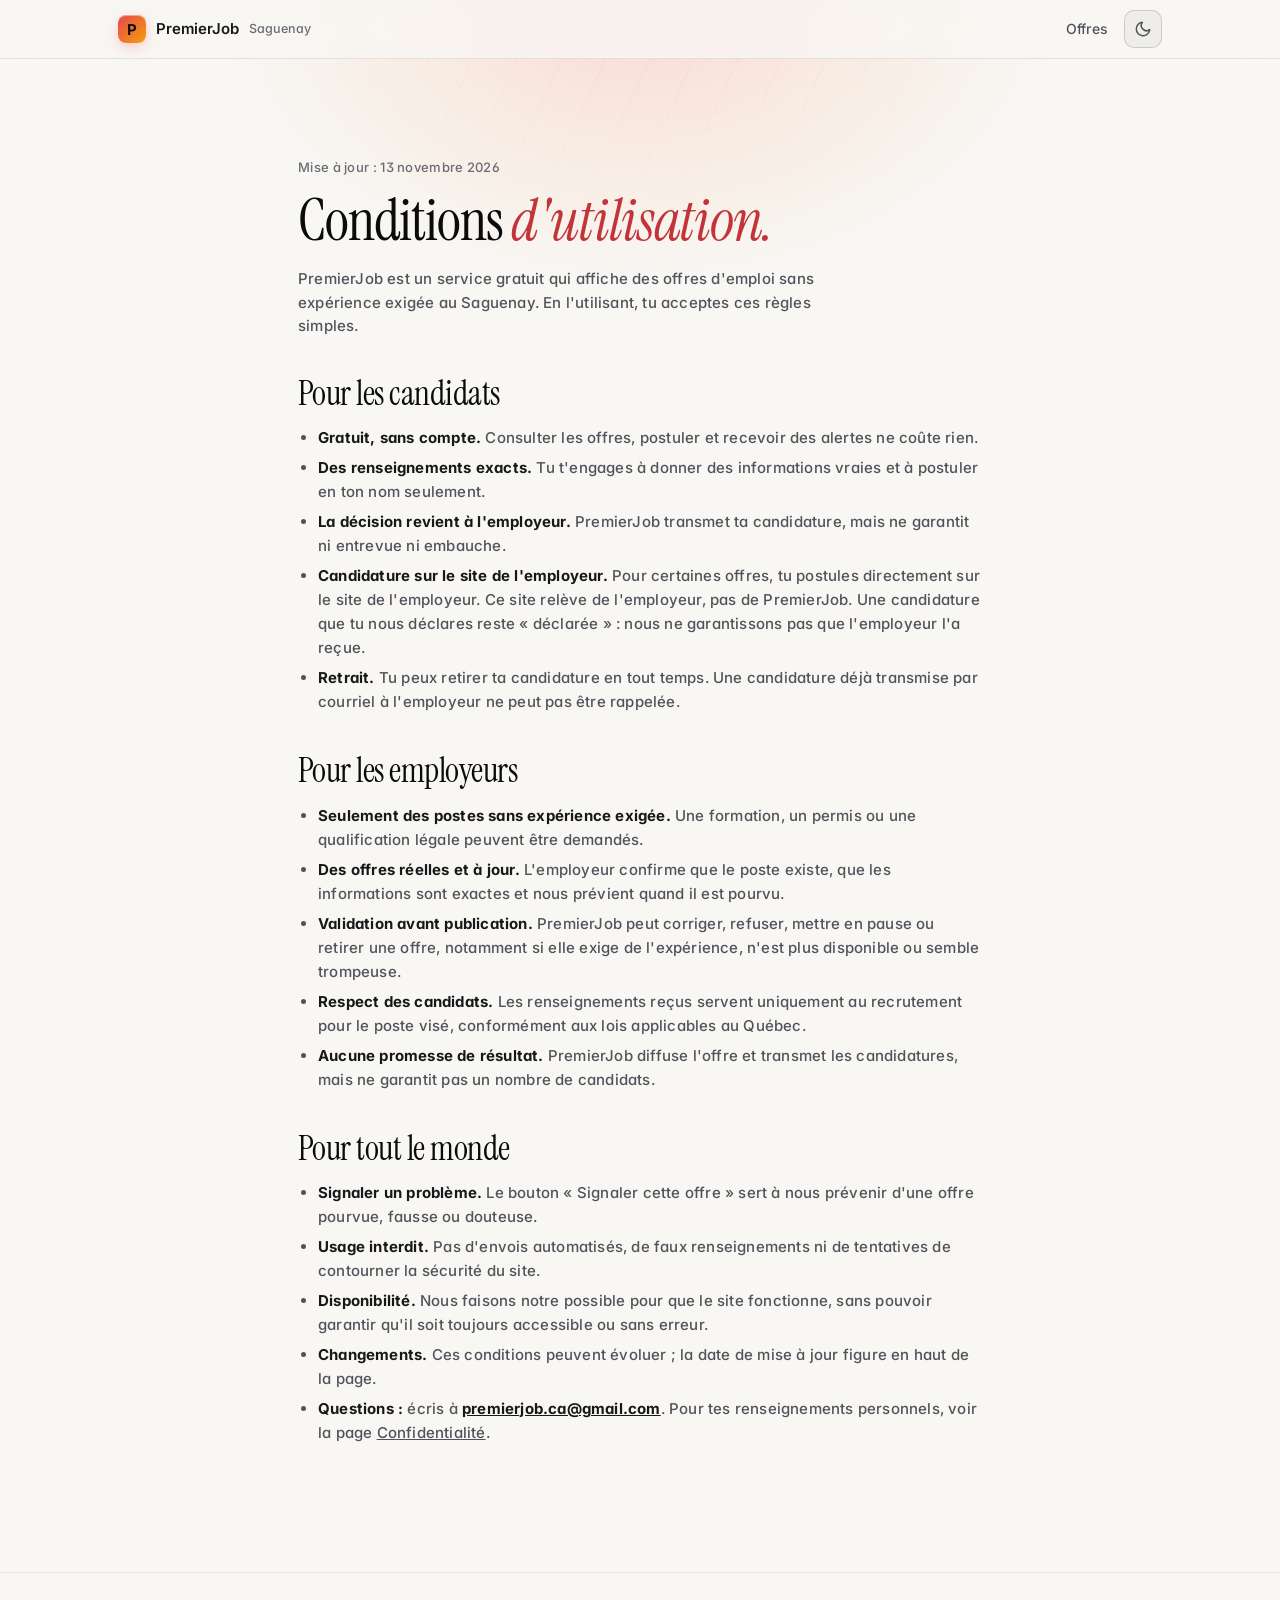
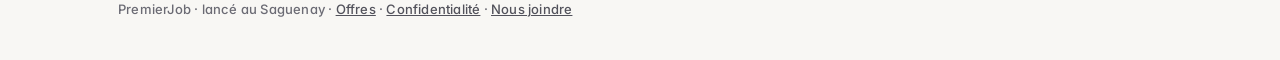
<file: premierjob-saas/premierjob-saas/site/conditions.html>
<!DOCTYPE html>
<html lang="fr-CA">
<head>
<meta charset="utf-8">
<meta name="viewport" content="width=device-width, initial-scale=1, viewport-fit=cover">
<meta name="theme-color" content="#f8f7f4">
<title>Conditions d'utilisation · PremierJob Saguenay</title>
<meta name="description" content="Les règles d'utilisation de PremierJob pour les candidats et les employeurs.">
<link rel="preconnect" href="https://fonts.googleapis.com">
<link rel="preconnect" href="https://fonts.gstatic.com" crossorigin>
<link href="https://fonts.googleapis.com/css2?family=Inter:wght@400;500;600&family=Instrument+Serif:ital@0;1&display=swap" rel="stylesheet">
<link rel="stylesheet" href="styles.css">
<script src="theme.js"></script>
<style>.doc{max-width:720px}.doc h2{font-size:clamp(1.6rem,5vw,2.1rem);margin-top:40px}.doc p,.doc li{color:var(--muted);font-size:15px}.doc ul{padding-left:20px;display:grid;gap:6px}.doc b{color:var(--ink)}</style>
<script src="config.js"></script>
</head>
<body>
<div class="glow" aria-hidden="true"></div>
<div class="page">
<nav class="nav"><div class="wrap">
  <a class="logo" href="index.html"><span class="mark">P</span>PremierJob <small>Saguenay</small></a>
  <div class="navlinks"><a class="link" href="index.html">Offres</a></div>
</div></nav>
<main class="wrap hero doc">
  <span class="place">Mise à jour : 13 novembre 2026</span>
  <h1 style="font-size:clamp(2.4rem,8vw,3.6rem)">Conditions <em>d'utilisation.</em></h1>
  <p class="lead">PremierJob est un service gratuit qui affiche des offres d'emploi sans expérience exigée au Saguenay. En l'utilisant, tu acceptes ces règles simples.</p>

  <h2>Pour les candidats</h2>
  <ul>
    <li><b>Gratuit, sans compte.</b> Consulter les offres, postuler et recevoir des alertes ne coûte rien.</li>
    <li><b>Des renseignements exacts.</b> Tu t'engages à donner des informations vraies et à postuler en ton nom seulement.</li>
    <li><b>La décision revient à l'employeur.</b> PremierJob transmet ta candidature, mais ne garantit ni entrevue ni embauche.</li>
    <li><b>Candidature sur le site de l'employeur.</b> Pour certaines offres, tu postules directement sur le site de l'employeur. Ce site relève de l'employeur, pas de PremierJob. Une candidature que tu nous déclares reste « déclarée » : nous ne garantissons pas que l'employeur l'a reçue.</li>
    <li><b>Retrait.</b> Tu peux retirer ta candidature en tout temps. Une candidature déjà transmise par courriel à l'employeur ne peut pas être rappelée.</li>
  </ul>

  <h2>Pour les employeurs</h2>
  <ul>
    <li><b>Seulement des postes sans expérience exigée.</b> Une formation, un permis ou une qualification légale peuvent être demandés.</li>
    <li><b>Des offres réelles et à jour.</b> L'employeur confirme que le poste existe, que les informations sont exactes et nous prévient quand il est pourvu.</li>
    <li><b>Validation avant publication.</b> PremierJob peut corriger, refuser, mettre en pause ou retirer une offre, notamment si elle exige de l'expérience, n'est plus disponible ou semble trompeuse.</li>
    <li><b>Respect des candidats.</b> Les renseignements reçus servent uniquement au recrutement pour le poste visé, conformément aux lois applicables au Québec.</li>
    <li><b>Aucune promesse de résultat.</b> PremierJob diffuse l'offre et transmet les candidatures, mais ne garantit pas un nombre de candidats.</li>
  </ul>

  <h2>Pour tout le monde</h2>
  <ul>
    <li><b>Signaler un problème.</b> Le bouton « Signaler cette offre » sert à nous prévenir d'une offre pourvue, fausse ou douteuse.</li>
    <li><b>Usage interdit.</b> Pas d'envois automatisés, de faux renseignements ni de tentatives de contourner la sécurité du site.</li>
    <li><b>Disponibilité.</b> Nous faisons notre possible pour que le site fonctionne, sans pouvoir garantir qu'il soit toujours accessible ou sans erreur.</li>
    <li><b>Changements.</b> Ces conditions peuvent évoluer ; la date de mise à jour figure en haut de la page.</li>
    <li><b>Questions :</b> écris à <b id="resp"></b>. Pour tes renseignements personnels, voir la page <a href="confidentialite.html">Confidentialité</a>.</li>
  </ul>
</main>
<footer><div class="wrap"><div>PremierJob · lancé au Saguenay · <a href="index.html">Offres</a> · <a href="confidentialite.html">Confidentialité</a> · <a id="contactLien" href="#">Nous joindre</a></div></div></footer>
</div>
<script>{ const m = (window.PJ_CONFIG || {}).contactEmail || ""; const r = document.getElementById("resp"); r.innerHTML = '<a href="mailto:' + m + '">' + m + '</a>'; document.getElementById("contactLien").href = "mailto:" + m; }</script>
</body>
</html>
</file>
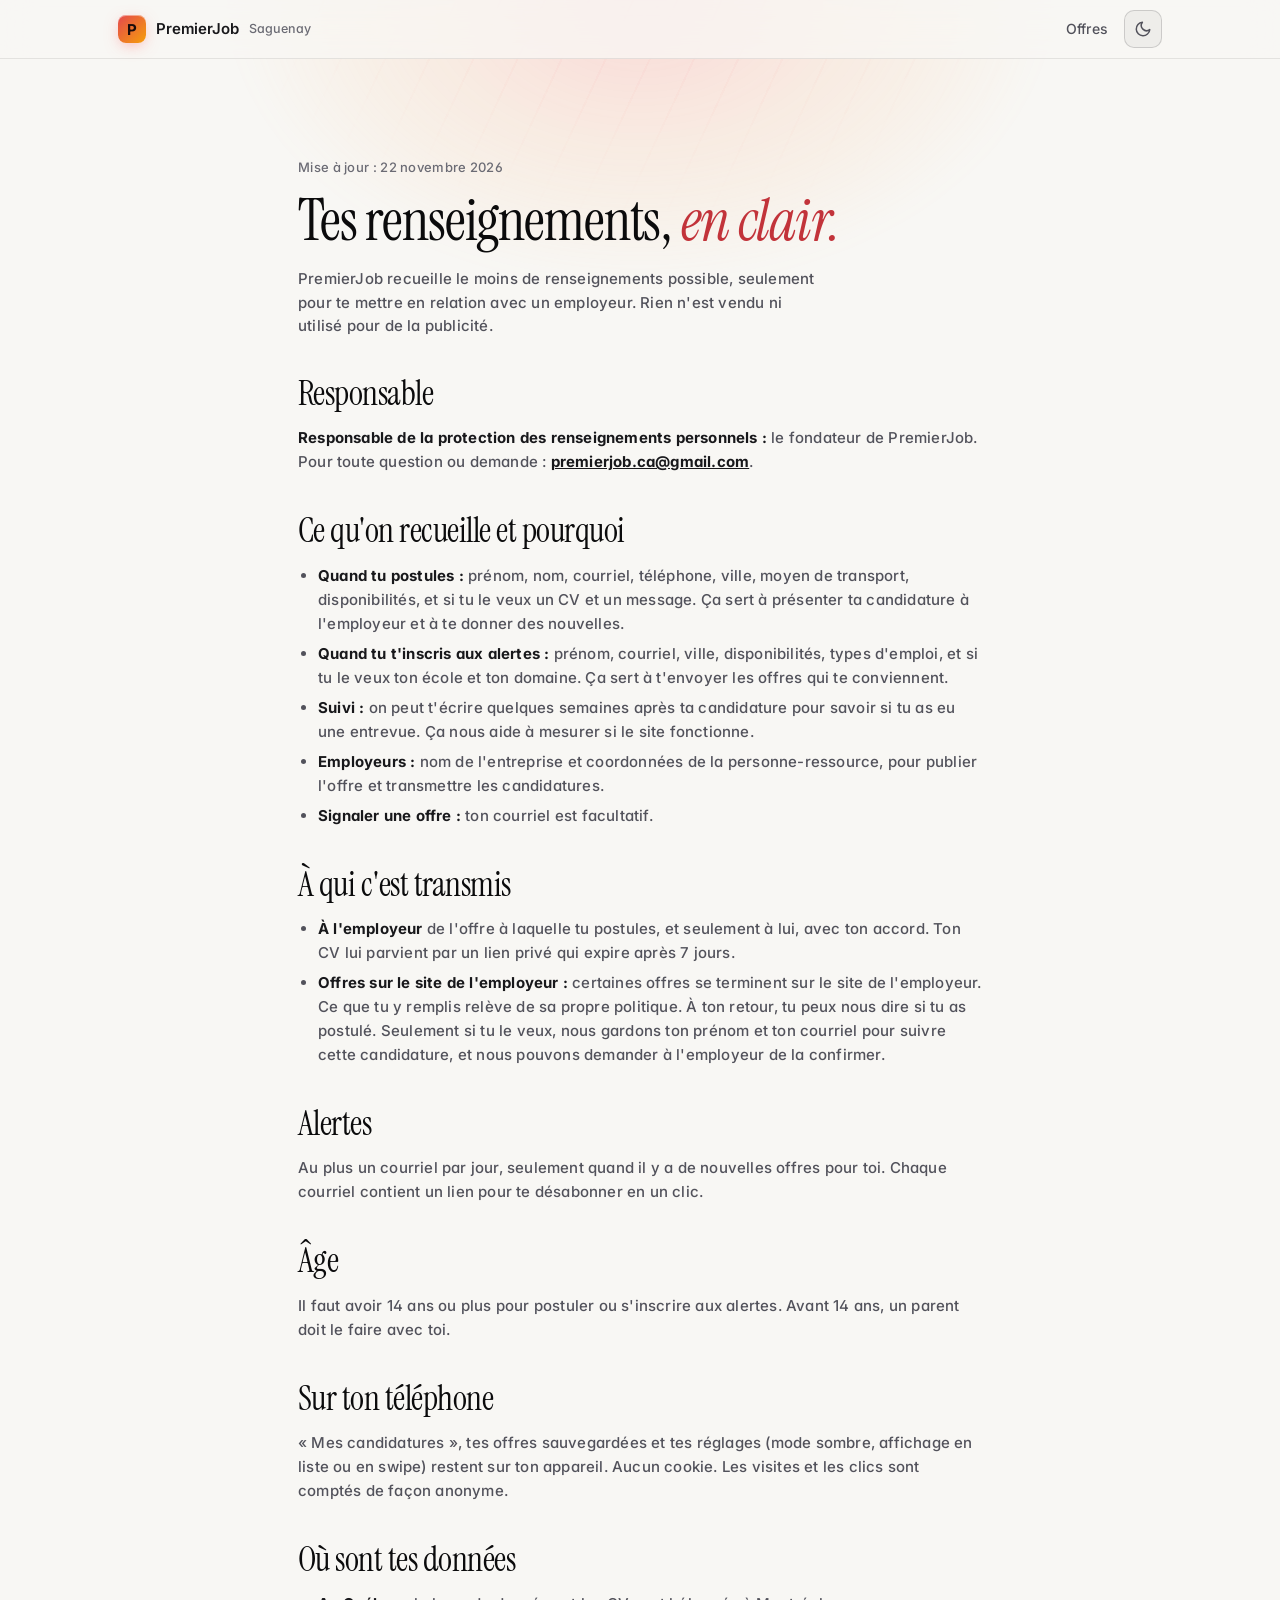
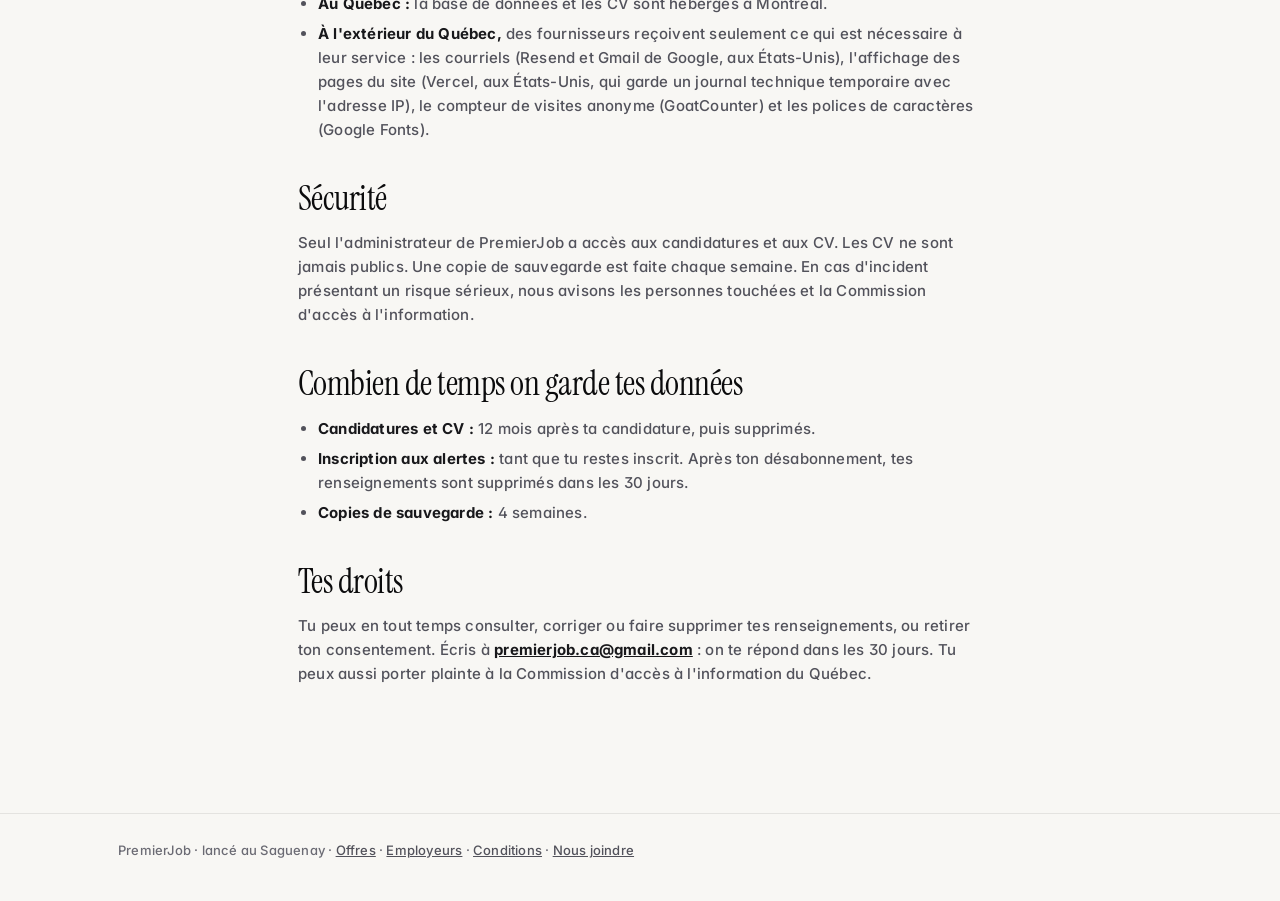
<file: premierjob-saas/premierjob-saas/site/confidentialite.html>
<!DOCTYPE html>
<html lang="fr-CA">
<head>
<meta charset="utf-8">
<meta name="viewport" content="width=device-width, initial-scale=1, viewport-fit=cover">
<meta name="theme-color" content="#f8f7f4">
<title>Confidentialité · PremierJob Saguenay</title>
<meta name="description" content="Comment PremierJob recueille, utilise, protège et supprime tes renseignements personnels.">
<link rel="preconnect" href="https://fonts.googleapis.com">
<link rel="preconnect" href="https://fonts.gstatic.com" crossorigin>
<link href="https://fonts.googleapis.com/css2?family=Inter:wght@400;500;600&family=Instrument+Serif:ital@0;1&display=swap" rel="stylesheet">
<link rel="stylesheet" href="styles.css">
<script src="theme.js"></script>
<style>.doc{max-width:720px}.doc h2{font-size:clamp(1.6rem,5vw,2.1rem);margin-top:40px}.doc p,.doc li{color:var(--muted);font-size:15px}.doc ul{padding-left:20px;display:grid;gap:6px}.doc b{color:var(--ink)}</style>
<script src="config.js"></script>
</head>
<body>
<div class="glow" aria-hidden="true"></div>
<div class="page">
<nav class="nav"><div class="wrap">
  <a class="logo" href="index.html"><span class="mark">P</span>PremierJob <small>Saguenay</small></a>
  <div class="navlinks"><a class="link" href="index.html">Offres</a></div>
</div></nav>
<main class="wrap hero doc">
  <span class="place">Mise à jour : 22 novembre 2026</span>
  <h1 style="font-size:clamp(2.4rem,8vw,3.6rem)">Tes renseignements, <em>en clair.</em></h1>
  <p class="lead">PremierJob recueille le moins de renseignements possible, seulement pour te mettre en relation avec un employeur. Rien n'est vendu ni utilisé pour de la publicité.</p>

  <h2>Responsable</h2>
  <p><b>Responsable de la protection des renseignements personnels :</b> le fondateur de PremierJob. Pour toute question ou demande : <b class="resp"></b>.</p>

  <h2>Ce qu'on recueille et pourquoi</h2>
  <ul>
    <li><b>Quand tu postules :</b> prénom, nom, courriel, téléphone, ville, moyen de transport, disponibilités, et si tu le veux un CV et un message. Ça sert à présenter ta candidature à l'employeur et à te donner des nouvelles.</li>
    <li><b>Quand tu t'inscris aux alertes :</b> prénom, courriel, ville, disponibilités, types d'emploi, et si tu le veux ton école et ton domaine. Ça sert à t'envoyer les offres qui te conviennent.</li>
    <li><b>Suivi :</b> on peut t'écrire quelques semaines après ta candidature pour savoir si tu as eu une entrevue. Ça nous aide à mesurer si le site fonctionne.</li>
    <li><b>Employeurs :</b> nom de l'entreprise et coordonnées de la personne-ressource, pour publier l'offre et transmettre les candidatures.</li>
    <li><b>Signaler une offre :</b> ton courriel est facultatif.</li>
  </ul>

  <h2>À qui c'est transmis</h2>
  <ul>
    <li><b>À l'employeur</b> de l'offre à laquelle tu postules, et seulement à lui, avec ton accord. Ton CV lui parvient par un lien privé qui expire après 7 jours.</li>
    <li><b>Offres sur le site de l'employeur :</b> certaines offres se terminent sur le site de l'employeur. Ce que tu y remplis relève de sa propre politique. À ton retour, tu peux nous dire si tu as postulé. Seulement si tu le veux, nous gardons ton prénom et ton courriel pour suivre cette candidature, et nous pouvons demander à l'employeur de la confirmer.</li>
  </ul>

  <h2>Alertes</h2>
  <p>Au plus un courriel par jour, seulement quand il y a de nouvelles offres pour toi. Chaque courriel contient un lien pour te désabonner en un clic.</p>

  <h2>Âge</h2>
  <p>Il faut avoir 14 ans ou plus pour postuler ou s'inscrire aux alertes. Avant 14 ans, un parent doit le faire avec toi.</p>

  <h2>Sur ton téléphone</h2>
  <p>« Mes candidatures », tes offres sauvegardées et tes réglages (mode sombre, affichage en liste ou en swipe) restent sur ton appareil. Aucun cookie. Les visites et les clics sont comptés de façon anonyme.</p>

  <h2>Où sont tes données</h2>
  <ul>
    <li><b>Au Québec :</b> la base de données et les CV sont hébergés à Montréal.</li>
    <li><b>À l'extérieur du Québec,</b> des fournisseurs reçoivent seulement ce qui est nécessaire à leur service :
      les courriels (Resend et Gmail de Google, aux États-Unis), l'affichage des pages du site (Vercel, aux États-Unis, qui garde un journal technique temporaire avec l'adresse IP), le compteur de visites anonyme (GoatCounter) et les polices de caractères (Google Fonts).</li>
  </ul>

  <h2>Sécurité</h2>
  <p>Seul l'administrateur de PremierJob a accès aux candidatures et aux CV. Les CV ne sont jamais publics. Une copie de sauvegarde est faite chaque semaine. En cas d'incident présentant un risque sérieux, nous avisons les personnes touchées et la Commission d'accès à l'information.</p>

  <h2>Combien de temps on garde tes données</h2>
  <ul>
    <li><b>Candidatures et CV :</b> 12 mois après ta candidature, puis supprimés.</li>
    <li><b>Inscription aux alertes :</b> tant que tu restes inscrit. Après ton désabonnement, tes renseignements sont supprimés dans les 30 jours.</li>
    <li><b>Copies de sauvegarde :</b> 4 semaines.</li>
  </ul>

  <h2>Tes droits</h2>
  <p>Tu peux en tout temps consulter, corriger ou faire supprimer tes renseignements, ou retirer ton consentement. Écris à <b class="resp"></b> : on te répond dans les 30 jours. Tu peux aussi porter plainte à la Commission d'accès à l'information du Québec.</p>
</main>
<footer><div class="wrap"><div>PremierJob · lancé au Saguenay · <a href="index.html">Offres</a> · <a href="employeur.html">Employeurs</a> · <a href="conditions.html">Conditions</a> · <a id="contactLien" href="#">Nous joindre</a></div></div></footer>
</div>
<script>{ const m = (window.PJ_CONFIG || {}).contactEmail || ""; document.querySelectorAll(".resp").forEach(r => { r.innerHTML = '<a href="mailto:' + m + '">' + m + '</a>'; }); document.getElementById("contactLien").href = "mailto:" + m; }</script>
</body>
</html>
</file>
<file: premierjob-saas/premierjob-saas/site/styles.css>
/* PremierJob — thème clair par défaut, sombre au choix (bouton dans la barre du haut, mémorisé par theme.js).
   Toutes les couleurs passent par les variables ci-dessous : --fg est la teinte des voiles, bordures et reflets
   (encre sombre en mode clair, blanc en mode sombre). */
:root{
  --bg:#f8f7f4;
  --panel:rgba(255,255,255,.86);
  --panel-solid:#ffffff;
  --fg:24,24,27;
  --raise:rgba(var(--fg),.045);
  --line:rgba(var(--fg),.09);
  --line-2:rgba(var(--fg),.16);
  --ink:#18181b;
  --ink-strong:#0b0b0c;
  --muted:#52525b;
  --dim:#6b6b74;
  --lead:#52525b;
  --label:#71717a;
  --accent:#e5484d;
  --accent-2:#f59e0b;
  --accent-ink:#c2333a;
  --go:#15803d;
  --warn:#a16207;
  --danger:#dc2626;
  --info:#2563eb;
  --ideal-ink:#9a5b00;
  --heart:#db2777;
  --inv-bg:#18181b;
  --inv-ink:#fafafa;
  --inv-hover:#27272a;
  --nav-bg:rgba(248,247,244,.8);
  --notif-bg:rgba(255,255,255,.92);
  --foot-bg:rgba(var(--fg),.025);
  --sh-deep:rgba(24,24,27,.16);
  --sh-mid:rgba(24,24,27,.14);
  --sh-ring:rgba(24,24,27,.03);
  --glow-1:rgba(255,99,99,.20);
  --glow-2:rgba(255,160,90,.10);
  --glow-3:rgba(255,99,99,.06);
  --ico-l:40%;
  --sans:"Inter",-apple-system,"Segoe UI",system-ui,sans-serif;
  --serif:"Instrument Serif","Times New Roman",serif;
  --mono:ui-monospace,"SF Mono",Menlo,Consolas,monospace;
  --r:14px;
  color-scheme:light;
}
:root[data-theme="dark"]{
  --bg:#07080a;
  --panel:rgba(20,21,25,.74);
  --panel-solid:#141519;
  --fg:255,255,255;
  --line:rgba(var(--fg),.08);
  --line-2:rgba(var(--fg),.14);
  --ink:#f4f4f5;
  --ink-strong:#fff;
  --muted:#a1a1aa;
  --dim:#71717a;
  --lead:rgba(255,255,255,.55);
  --label:rgba(255,255,255,.4);
  --accent:#ff6363;
  --accent-2:#ffb347;
  --accent-ink:#ffb3b3;
  --go:#4ade80;
  --warn:#facc15;
  --danger:#f87171;
  --info:#93c5fd;
  --ideal-ink:#ffd59e;
  --heart:#f472b6;
  --inv-bg:#f4f4f5;
  --inv-ink:#0b0b0c;
  --inv-hover:#fff;
  --nav-bg:rgba(7,8,10,.6);
  --notif-bg:rgba(30,31,36,.72);
  --foot-bg:rgba(0,0,0,.18);
  --sh-deep:rgba(0,0,0,.9);
  --sh-mid:rgba(0,0,0,.6);
  --sh-ring:rgba(0,0,0,.4);
  --glow-1:rgba(255,99,99,.42);
  --glow-2:rgba(255,140,80,.16);
  --glow-3:rgba(255,99,99,.10);
  --ico-l:72%;
  color-scheme:dark;
}
*{box-sizing:border-box}
html{-webkit-text-size-adjust:100%;scroll-behavior:smooth;background:var(--bg)}
html,body{margin:0}
body{background:var(--bg);color:var(--ink);font:500 15px/1.6 var(--sans);letter-spacing:.2px;font-feature-settings:"cv11","ss01";-webkit-font-smoothing:antialiased;overflow-x:hidden}
@media (prefers-reduced-motion:reduce){html{scroll-behavior:auto}*{transition:none !important;animation:none !important}}
a{color:inherit}
:focus-visible{outline:2px solid var(--accent);outline-offset:2px;border-radius:6px}
[hidden]{display:none !important}
::selection{background:rgba(255,99,99,.35)}

/* Fond : lueur + grille estompée */
.glow{position:absolute;inset:0 0 auto 0;height:900px;pointer-events:none;z-index:0;overflow:hidden}
.glow::before{content:"";position:absolute;left:50%;top:-380px;width:1100px;height:760px;transform:translateX(-50%);
  background:radial-gradient(closest-side,var(--glow-1),var(--glow-2) 45%,transparent 75%);filter:blur(10px)}
.glow::after{content:"";position:absolute;left:50%;top:-120px;width:1400px;height:700px;transform:translateX(-50%);
  background:repeating-linear-gradient(115deg,rgba(255,99,99,.0) 0 38px,var(--glow-3) 38px 40px);
  -webkit-mask-image:radial-gradient(ellipse 45% 55% at 50% 10%,#000,transparent 70%);mask-image:radial-gradient(ellipse 45% 55% at 50% 10%,#000,transparent 70%)}
.page{position:relative;z-index:1}
.wrap{max-width:1080px;margin:0 auto;padding:0 18px}

/* Navigation */
.nav{position:sticky;top:0;z-index:30;backdrop-filter:blur(16px) saturate(150%);-webkit-backdrop-filter:blur(16px) saturate(150%);background:var(--nav-bg);border-bottom:1px solid var(--line)}
.nav .wrap{display:flex;align-items:center;justify-content:space-between;height:58px;gap:12px}
.logo{display:flex;align-items:center;gap:10px;text-decoration:none;font-weight:600;letter-spacing:0}
.mark{width:28px;height:28px;border-radius:8px;display:grid;place-items:center;font:700 15px var(--sans);color:#1a0b0b;
  background:linear-gradient(135deg,var(--accent),var(--accent-2));box-shadow:inset 0 1px 0 rgba(255,255,255,.45),0 4px 16px -4px rgba(255,99,99,.6)}
.logo small{color:var(--dim);font-weight:500}
.navlinks{display:flex;align-items:center;gap:6px}
.navlinks a.link{color:var(--muted);text-decoration:none;font-size:14px;padding:8px 10px;border-radius:8px}
.navlinks a.link:hover{color:var(--ink);background:var(--raise)}

/* Boutons */
.btn{display:inline-flex;align-items:center;justify-content:center;gap:8px;font:600 14px/1 var(--sans);text-decoration:none;cursor:pointer;
  border-radius:10px;padding:11px 16px;border:1px solid transparent;color:var(--inv-ink);letter-spacing:.1px;
  background:var(--inv-bg);box-shadow:inset 0 -1px 0 rgba(0,0,0,.18),0 1px 0 rgba(255,255,255,.2);transition:transform .12s,filter .12s}
.btn:hover{background:var(--inv-hover)}
.btn:active{transform:translateY(1px)}
.btn.ghost{background:var(--raise);color:var(--ink);border-color:var(--line-2);box-shadow:inset 0 1px 0 rgba(var(--fg),.05)}
.btn.ghost:hover{background:rgba(var(--fg),.08)}
.btn.red{background:var(--accent);color:#1a0606;box-shadow:inset 0 1px 0 rgba(255,255,255,.3)}
.btn.danger{background:transparent;color:var(--danger);border-color:rgba(248,113,113,.4);box-shadow:none}
.btn.sm{font-size:13px;padding:8px 12px;border-radius:8px}
.btn:disabled{opacity:.55;cursor:wait}
kbd,.kbd{font:500 11px/1 var(--mono);color:var(--muted);background:rgba(var(--fg),.06);border:1px solid var(--line-2);border-bottom-width:2px;border-radius:5px;padding:3px 6px;white-space:nowrap}

/* Héros */
.hero{padding-block:64px 32px}
.hero.center{text-align:center;display:grid;justify-items:center}
.hero.center .lead{margin:0 auto}
.hero.center .cta,.hero.center .meta-row{justify-content:center}
.place{font-size:13px;color:var(--dim);letter-spacing:.3px}
.pill{display:inline-flex;align-items:center;gap:8px;font-size:13px;color:var(--muted);border:1px solid var(--line-2);background:rgba(var(--fg),.03);padding:6px 12px;border-radius:999px}
.dot{width:7px;height:7px;border-radius:50%;background:var(--go);box-shadow:0 0 0 3px rgba(74,222,128,.15)}
h1{font:400 clamp(3rem,11vw,5.6rem)/.98 var(--serif);letter-spacing:-.02em;margin:14px 0 18px;text-wrap:balance;color:var(--ink-strong)}
h1 em,h2 em{font-style:italic;color:var(--accent-ink)}
h2{font:400 clamp(2.2rem,7vw,3.4rem)/1.02 var(--serif);letter-spacing:-.015em;margin:0 0 12px;text-wrap:balance;color:var(--ink-strong)}
h3{font-weight:600;font-size:16px;letter-spacing:-.1px;margin:0}
.lead{color:var(--lead);font-size:clamp(16px,2.4vw,19px);line-height:1.55;max-width:52ch;margin:0}
.cta{display:flex;flex-wrap:wrap;gap:10px;margin-top:24px}
.meta-row{display:flex;flex-wrap:wrap;gap:6px 18px;margin-top:22px;font-size:13px;color:var(--dim)}
.meta-row b{color:var(--ink);font-weight:600}

/* Palette (liste des offres) */
.palette{margin:8px 0 0;border:1px solid var(--line-2);border-radius:18px;background:var(--panel);
  backdrop-filter:blur(26px) saturate(160%);-webkit-backdrop-filter:blur(26px) saturate(160%);
  box-shadow:inset 0 1px 0 rgba(var(--fg),.07),0 40px 100px -30px var(--sh-deep),0 0 0 1px var(--sh-ring);overflow:hidden}
.pal-search{display:flex;align-items:center;gap:12px;padding:14px 16px;border-bottom:1px solid var(--line)}
.pal-search svg{flex:none;color:var(--dim)}
.pal-search input{flex:1;min-width:0;background:transparent;border:0;outline:0;color:var(--ink);font:16px var(--sans);padding:4px 0}
.pal-search input::placeholder{color:var(--dim)}
.pal-search input:focus{border:0;box-shadow:none;background:transparent}
.pal-filters{display:flex;gap:6px;padding:10px 12px;border-bottom:1px solid var(--line);overflow-x:auto;scrollbar-width:none;-webkit-overflow-scrolling:touch}
.pal-filters::-webkit-scrollbar{display:none}
.sep{flex:none;width:1px;background:var(--line);margin:4px 4px}
.chip{flex:none;font:500 13px/1 var(--sans);cursor:pointer;border:1px solid var(--line-2);background:rgba(var(--fg),.03);color:var(--muted);border-radius:999px;padding:8px 12px;transition:background .12s,color .12s,border-color .12s}
.chip:hover{color:var(--ink);background:rgba(var(--fg),.06)}
.chip[aria-pressed="true"]{color:var(--inv-ink);background:var(--inv-bg);border-color:var(--inv-bg)}
.pal-filters select{flex:none;font:500 13px var(--sans);color:var(--muted);background:rgba(var(--fg),.03);border:1px solid var(--line-2);border-radius:999px;padding:7px 28px 7px 12px;appearance:none;-webkit-appearance:none;
  background-image:linear-gradient(45deg,transparent 50%,var(--dim) 50%),linear-gradient(135deg,var(--dim) 50%,transparent 50%);background-position:calc(100% - 15px) 52%,calc(100% - 10px) 52%;background-size:5px 5px;background-repeat:no-repeat;width:auto}
.pal-body{display:grid;grid-template-columns:minmax(0,1fr)}
.pal-list{min-width:0;padding:6px;max-height:min(62vh,520px);overflow-y:auto;overscroll-behavior:contain}
.pal-detail{display:none}
.sec-label{font-size:12px;font-weight:500;color:var(--label);padding:12px 10px 6px}
.row{width:100%;display:grid;grid-template-columns:36px minmax(0,1fr) auto;align-items:center;gap:12px;padding:9px 10px;border-radius:10px;border:0;background:transparent;color:inherit;font:inherit;text-align:left;cursor:pointer}
.row:hover{background:rgba(var(--fg),.04)}
.row[aria-selected="true"]{background:rgba(var(--fg),.08);box-shadow:inset 0 0 0 1px var(--line)}
.row .t{display:block;font-weight:550;white-space:nowrap;overflow:hidden;text-overflow:ellipsis}
.row .s{display:block;color:var(--dim);font-size:13px;white-space:nowrap;overflow:hidden;text-overflow:ellipsis}
.acc{display:flex;gap:6px;align-items:center}
.acc .k{font-size:12px;color:var(--dim);white-space:nowrap}
.acc .money{font-size:12.5px;color:var(--muted);font-variant-numeric:tabular-nums}
.acc .hide-sm{display:none}
.ico{width:36px;height:36px;border-radius:9px;display:grid;place-items:center;font:700 14px var(--sans);
  color:hsl(var(--h) 75% var(--ico-l));background:hsl(var(--h) 70% 55% / .16);box-shadow:inset 0 0 0 1px hsl(var(--h) 70% 60% / .3)}
.ico.lg{width:52px;height:52px;border-radius:13px;font-size:20px}
.pal-foot{display:flex;justify-content:space-between;align-items:center;gap:10px;padding:10px 14px;font-weight:500;border-top:1px solid var(--line);font-size:12.5px;color:var(--dim);background:var(--foot-bg)}
.pal-foot .keys{display:none;gap:14px;align-items:center}
.pal-foot .keys span{display:inline-flex;gap:6px;align-items:center}
.pal-empty{padding:34px 18px;text-align:center;display:grid;justify-items:center;gap:10px;color:var(--muted)}
.pal-empty .big{font-size:17px;color:var(--ink);font-weight:600}

/* Détail d'une offre */
.detail{display:grid;gap:16px;align-content:start}
.detail .head{display:flex;gap:14px;align-items:center}
.detail .emp{color:var(--muted);font-size:14px}
.kv{display:grid;grid-template-columns:auto 1fr;gap:9px 16px;font-size:14px;margin:0}
.kv dt{color:var(--dim)}
.kv dd{margin:0;text-align:right;font-variant-numeric:tabular-nums}
.desc{color:var(--muted);font-size:14px;white-space:pre-line;margin:0}
.badge{display:inline-flex;align-items:center;gap:6px;font:500 12.5px/1 var(--sans);padding:6px 9px;border-radius:7px;width:fit-content}
.badge.ok{color:var(--go);background:rgba(74,222,128,.1);box-shadow:inset 0 0 0 1px rgba(74,222,128,.25)}
.badge.wait{color:var(--warn);background:rgba(250,204,21,.08);box-shadow:inset 0 0 0 1px rgba(250,204,21,.22)}
.badge.pub{color:var(--ink);background:rgba(var(--fg),.06);box-shadow:inset 0 0 0 1px rgba(var(--fg),.18)}
.legend{display:grid;gap:12px;color:var(--muted);font-size:13.5px}
.new{display:inline-block;font-size:11px;font-weight:600;color:#1a0606;background:var(--accent);border-radius:5px;padding:2px 6px;margin-right:7px;vertical-align:1px;letter-spacing:.2px}
.badge.new-b{color:var(--accent-ink);background:rgba(255,99,99,.1);box-shadow:inset 0 0 0 1px rgba(255,99,99,.3)}
.detail .tags{display:flex;flex-wrap:wrap;gap:6px}

/* Feuille du bas (mobile) */
.scrim{position:fixed;inset:0;background:rgba(0,0,0,.55);z-index:40;opacity:0;pointer-events:none;transition:opacity .2s}
.scrim.open{opacity:1;pointer-events:auto}
.sheet{position:fixed;left:0;right:0;bottom:0;z-index:41;max-height:86vh;overflow-y:auto;background:var(--panel-solid);border-top:1px solid var(--line-2);border-radius:20px 20px 0 0;
  padding:10px 18px calc(22px + env(safe-area-inset-bottom));transform:translateY(105%);transition:transform .26s cubic-bezier(.2,.8,.2,1);box-shadow:0 -30px 80px var(--sh-mid)}
.sheet.open{transform:none}
.sheet-x{position:absolute;top:12px;right:14px;width:32px;height:32px;border-radius:50%;border:1px solid var(--line-2);background:rgba(var(--fg),.05);color:var(--muted);font:14px var(--sans);cursor:pointer}
.grab{width:38px;height:4px;border-radius:4px;background:var(--line-2);margin:4px auto 14px}

/* Sections */
section.sec{padding-top:96px}
.sec-head{text-align:center;display:grid;justify-items:center;margin-bottom:30px}
.sec-head .lead{margin:0 auto}
.kicker{display:none}
.steps{display:grid;grid-template-columns:1fr;gap:12px;margin-top:22px}
.card{background:linear-gradient(180deg,rgba(var(--fg),.045),rgba(var(--fg),.015));border:1px solid var(--line);border-radius:var(--r);padding:18px;display:grid;gap:8px;box-shadow:inset 0 1px 0 rgba(var(--fg),.04)}
.card .num{font-size:12.5px;color:var(--accent)}
.card p{margin:0;color:var(--muted);font-size:14px}

/* Formulaires */
.formcard{border:1px solid var(--line-2);border-radius:18px;background:var(--panel);backdrop-filter:blur(20px);-webkit-backdrop-filter:blur(20px);padding:20px;box-shadow:inset 0 1px 0 rgba(var(--fg),.06),0 30px 80px -40px var(--sh-deep)}
form{display:grid;gap:16px}
.grid2{display:grid;grid-template-columns:1fr;gap:12px}
label,.field{display:flex;flex-wrap:wrap;align-items:baseline;column-gap:5px;row-gap:6px;font-size:13px;color:var(--muted);font-weight:500}
label>input,label>select,label>textarea{flex:1 1 100%}
.opt{color:var(--dim);font-weight:400}
input,select,textarea{font:15px var(--sans);color:var(--ink);background:rgba(var(--fg),.04);border:1px solid var(--line-2);border-radius:10px;padding:11px 12px;min-width:0;width:100%;outline:0;transition:border-color .12s,box-shadow .12s}
input::placeholder,textarea::placeholder{color:var(--dim)}
input:focus,select:focus,textarea:focus{border-color:rgba(255,99,99,.6);box-shadow:0 0 0 3px rgba(255,99,99,.15)}
select option{background:var(--panel-solid);color:var(--ink)}
input[type=checkbox]{width:18px;height:18px;padding:0;accent-color:var(--accent);flex:none}
textarea{min-height:96px;resize:vertical}
fieldset{border:0;padding:0;margin:0;display:grid;gap:8px;min-width:0}
legend{font-size:13px;color:var(--muted);font-weight:500;margin-bottom:8px;padding:0}
.chips{display:flex;flex-wrap:wrap;gap:6px}
.avail{overflow-x:auto}
.avail table{border-collapse:separate;border-spacing:4px 4px;margin:0 -4px;width:100%;max-width:440px;table-layout:fixed}
.avail{overflow:visible}
.avail th[scope=row]{width:40px}
.avail tr:first-child th:first-child{width:40px}
.avail th{font:500 11.5px var(--sans);color:var(--dim);padding:0 0 2px;text-align:center}
.avail th[scope=row]{text-align:left;padding-right:4px}
.slot{width:100%;min-width:0;height:36px;border-radius:9px;border:1px solid var(--line-2);background:rgba(var(--fg),.03);cursor:pointer;font:600 13px var(--sans);color:var(--dim);display:grid;place-items:center;padding:0}
.slot[aria-pressed="true"]{background:var(--inv-bg);border-color:transparent;color:var(--inv-ink)}
.drop{position:relative;display:grid;gap:4px;padding:16px;border:1px dashed var(--line-2);border-radius:12px;background:rgba(var(--fg),.02);cursor:pointer;flex-wrap:nowrap}
.field>.drop{flex:1 1 100%}
.drop:hover{border-color:rgba(var(--fg),.3)}
.drop input{position:absolute;inset:0;opacity:0;cursor:pointer;width:100%;height:100%}
.drop:focus-within{border-color:rgba(255,99,99,.6);box-shadow:0 0 0 3px rgba(255,99,99,.15)}
.drop-t{color:var(--ink);font-weight:600;font-size:14px}
.drop-s{color:var(--dim);font-size:12.5px;font-weight:400}
.drop.ok{border-style:solid;border-color:rgba(74,222,128,.4)}.drop.ok .drop-t{color:var(--go)}
.drop.bad{border-color:rgba(248,113,113,.5)}.drop.bad .drop-t{color:var(--danger)}
.consent{display:flex;flex-wrap:nowrap;gap:10px;align-items:flex-start;font-size:13px;color:var(--muted);font-weight:400}
.consent>input{flex:none}
.consent input{margin-top:2px}
.hp{position:absolute;left:-9999px;width:1px;height:1px;overflow:hidden}
.msg{padding:12px 14px;border-radius:10px;font-size:14px}
.msg.ok{background:rgba(74,222,128,.1);color:var(--go);box-shadow:inset 0 0 0 1px rgba(74,222,128,.25)}
.msg.err{background:rgba(248,113,113,.1);color:var(--danger);box-shadow:inset 0 0 0 1px rgba(248,113,113,.3)}
.msg.info{background:rgba(250,204,21,.08);color:var(--warn);box-shadow:inset 0 0 0 1px rgba(250,204,21,.25)}
.split{display:grid;gap:28px}

/* Aperçu d'alerte (illustration) */
.notifs{display:grid;gap:10px;max-width:460px;margin:0 auto}
.notif{display:grid;grid-template-columns:40px 1fr auto;gap:12px;align-items:center;padding:14px;border-radius:16px;border:1px solid var(--line-2);
  background:var(--notif-bg);backdrop-filter:blur(20px);-webkit-backdrop-filter:blur(20px);box-shadow:inset 0 1px 0 rgba(var(--fg),.06),0 20px 50px -20px var(--sh-deep)}
.notif:nth-child(2){transform:scale(.96);opacity:.7}
.notif:nth-child(3){transform:scale(.92);opacity:.4}
.notif .t{font-size:14px;font-weight:600}
.notif .s{font-size:13px;color:var(--muted)}
.notif time{font-size:12px;color:var(--dim);align-self:start}
.three{display:grid;gap:22px;margin-top:40px}
.three div{display:grid;gap:4px}
.three b{font-weight:600;color:var(--ink)}
.three span{color:var(--muted);font-size:14px}

/* FAQ */
.faq{display:grid;gap:8px;margin-top:20px}
.faq details{border:1px solid var(--line);border-radius:12px;background:rgba(var(--fg),.02);padding:0 16px}
.faq summary{cursor:pointer;list-style:none;padding:15px 0;font-weight:550;display:flex;justify-content:space-between;gap:12px}
.faq summary::-webkit-details-marker{display:none}
.faq summary::after{content:"+";font:300 20px/1 var(--sans);color:var(--dim)}
.faq details[open] summary::after{content:"–"}
.faq p{margin:0 0 15px;color:var(--muted);font-size:14px}

footer{margin-top:72px;border-top:1px solid var(--line);padding:26px 0 40px;font-size:13px;color:var(--dim)}
footer .wrap{display:grid;gap:12px}
footer a{color:var(--muted)}
.small{font-size:13px;color:var(--dim)}

@media (max-width:460px){.logo small{display:none}.navlinks a.link{padding:8px 6px}}

/* ---------- Ordinateur ---------- */
@media (min-width:640px){
  .grid2{grid-template-columns:1fr 1fr}
  .steps{grid-template-columns:repeat(3,1fr)}
  .three{grid-template-columns:repeat(3,1fr);gap:28px}
  .acc .hide-sm{display:inline}
  .formcard{padding:26px}
}
@media (min-width:900px){
  .hero{padding-block:96px 40px}
  .pal-body{grid-template-columns:minmax(0,1fr) 380px}
  .pal-list{max-height:520px;height:520px}
  .pal-detail{display:block;border-left:1px solid var(--line);padding:22px;max-height:520px;overflow-y:auto}
  .pal-foot .keys{display:flex}
  .split{grid-template-columns:minmax(0,1fr) minmax(0,520px);gap:48px;align-items:start}
  .split .sticky{position:sticky;top:90px}
}

/* ---------- Admin (réutilise le même thème) ---------- */
.block{margin:20px 0;border:1px solid var(--line);border-radius:var(--r);background:var(--panel);padding:20px}
.stats{display:flex;flex-wrap:wrap;gap:8px}
.stat{border:1px solid var(--line-2);background:rgba(var(--fg),.03);border-radius:999px;padding:7px 13px;font-size:13px;color:var(--muted)}
.stat b{color:var(--ink);font-family:var(--mono)}
.tabs{display:flex;flex-wrap:wrap;gap:4px;border-bottom:1px solid var(--line);padding-bottom:10px;margin-bottom:16px}
.tab{font:500 13.5px var(--sans);cursor:pointer;border:1px solid transparent;background:transparent;color:var(--muted);border-radius:8px;padding:8px 12px}
.tab[aria-selected="true"]{background:rgba(var(--fg),.07);border-color:var(--line-2);color:var(--ink)}
.tab .n{font-family:var(--mono);margin-left:6px;font-size:11.5px;color:var(--dim)}
.list{display:grid;gap:10px}
.ctop{display:flex;gap:12px;justify-content:space-between;align-items:flex-start;flex-wrap:wrap}
.emp{color:var(--muted);font-size:14px}
.pay{font:600 13px var(--mono)}
.tags{display:flex;flex-wrap:wrap;gap:6px}
.tag{font:500 12px var(--sans);padding:4px 8px;border-radius:6px;border:1px solid var(--line);color:var(--muted)}
.tag.ok{color:var(--go);border-color:rgba(74,222,128,.3);background:rgba(74,222,128,.08)}
.tag.sx{color:var(--warn);border-color:rgba(250,204,21,.3);background:rgba(250,204,21,.06)}
.tag.bad{color:var(--danger);border-color:rgba(248,113,113,.3);background:rgba(248,113,113,.08)}
.actions{display:flex;flex-wrap:wrap;gap:8px}
.frow{display:flex;flex-wrap:wrap;gap:8px;align-items:center}
.frow input[type=search]{flex:1 1 240px;width:auto}
.count{color:var(--dim);font-size:13px;margin:0}
.empty{padding:28px;text-align:center;color:var(--dim);border:1px dashed var(--line-2);border-radius:var(--r)}
.tablewrap{overflow-x:auto;border:1px solid var(--line);border-radius:var(--r);background:var(--panel)}
table.data{border-collapse:collapse;width:100%;font-size:13.5px}
table.data th,table.data td{text-align:left;padding:10px 12px;border-bottom:1px solid var(--line);vertical-align:top}
table.data th{font-size:12px;font-weight:500;color:var(--dim);white-space:nowrap}
.mono{font-family:var(--mono);white-space:nowrap}
table.data select{min-width:130px;padding:8px 10px}
.btn{white-space:nowrap}
dialog{border:1px solid var(--line-2);border-radius:18px;background:var(--panel-solid);color:var(--ink);padding:22px;width:min(720px,94vw);max-height:90vh}
@media (max-width:640px){dialog{width:100%;max-width:100%;margin:auto 0 0;border-radius:20px 20px 0 0;max-height:92vh;padding:20px 18px calc(20px + env(safe-area-inset-bottom))}}
dialog::backdrop{background:rgba(0,0,0,.65);backdrop-filter:blur(4px)}

/* ---------- Règle sans expérience, quarts du poste, jumelage ---------- */
.regle{margin:0;padding:12px 14px;border-radius:10px;font-size:13.5px;color:var(--muted);background:rgba(var(--fg),.03);border:1px solid var(--line)}
.regle b{color:var(--ink)}
.slot[data-etat="req"]{background:var(--inv-bg);border-color:transparent;color:var(--inv-ink)}
.slot[data-etat="ideal"]{background:rgba(255,179,71,.18);border-color:rgba(255,179,71,.55);color:var(--ideal-ink)}
.g{display:inline-grid;place-items:center;min-width:22px;height:20px;padding:0 4px;border-radius:5px;font:600 11px/1 var(--sans);color:var(--dim);border:1px solid var(--line)}
.g.req{background:var(--inv-bg);color:var(--inv-ink);border-color:transparent}
.g.ideal{background:rgba(255,179,71,.18);color:var(--ideal-ink);border-color:rgba(255,179,71,.5)}
.g.manque{background:rgba(248,113,113,.18);color:var(--danger);border-color:rgba(248,113,113,.5)}
.glect{border-collapse:separate;border-spacing:3px;font-size:11.5px;width:auto;justify-self:start}
.glect th{font-weight:500;color:var(--dim);padding:0 2px;text-align:center}
.glect th:first-child{text-align:left;padding-right:6px}
.glect td{padding:0;text-align:center}
.avail .slot.requis-offre{box-shadow:0 0 0 2px rgba(var(--fg),.55)}
.fit{display:inline-flex;align-items:center;gap:5px;font-size:12px;font-weight:600;padding:3px 8px;border-radius:6px}
.fit.ok{color:var(--go);background:rgba(74,222,128,.1)}
.fit.no{color:var(--danger);background:rgba(248,113,113,.1)}
.fit.mid{color:var(--warn);background:rgba(250,204,21,.08)}
.alerte{padding:10px 12px;border-radius:10px;font-size:13px}
.alerte.forte{background:rgba(248,113,113,.1);color:var(--danger);box-shadow:inset 0 0 0 1px rgba(248,113,113,.35)}
.alerte.douce{background:rgba(250,204,21,.08);color:var(--warn);box-shadow:inset 0 0 0 1px rgba(250,204,21,.25)}
/* Admin : tuiles, à faire, dossier */
.tiles{display:grid;grid-template-columns:repeat(2,1fr);gap:8px;margin:6px 0 18px}
.tile{border:1px solid var(--line);border-radius:12px;background:var(--panel);padding:12px 14px;text-align:left;cursor:pointer;color:inherit;font:inherit}
.tile b{display:block;font-size:24px;font-weight:600;font-variant-numeric:tabular-nums}
.tile span{font-size:12.5px;color:var(--muted)}
.tile.hot b{color:var(--accent)}
.chiffres{display:grid;gap:0;border:1px solid var(--line);border-radius:12px;background:var(--panel);margin-bottom:18px}
.chiffre{display:grid;grid-template-columns:64px 1fr;gap:10px;align-items:start;padding:10px 14px;border-top:1px solid var(--line)}
.chiffre:first-child{border-top:0}
.chiffre b{font-size:22px;font-weight:600;font-variant-numeric:tabular-nums;line-height:1.3}
.chiffre .t{font-weight:600;color:var(--ink)}
@media (min-width:900px){.tiles{grid-template-columns:repeat(6,1fr)}}
.todo{display:grid;gap:8px}
.todo-item{display:flex;gap:12px;align-items:center;justify-content:space-between;flex-wrap:wrap;border:1px solid var(--line);border-radius:12px;background:rgba(var(--fg),.02);padding:12px 14px}
.todo-item .t{font-weight:600}
.todo-item .s{font-size:13px;color:var(--muted)}
.sec-t{font-size:13px;font-weight:600;color:var(--muted);margin:22px 0 10px}
.pill-st{font-size:12px;font-weight:600;padding:3px 8px;border-radius:6px;border:1px solid var(--line-2);color:var(--muted);white-space:nowrap}
.pill-st.pending,.pill-st.received{color:var(--warn);border-color:rgba(250,204,21,.35)}
.pill-st.published,.pill-st.hired{color:var(--go);border-color:rgba(74,222,128,.35)}
.pill-st.forwarded,.pill-st.interview{color:var(--info);border-color:rgba(147,197,253,.35)}
.pill-st.rejected,.pill-st.withdrawn,.pill-st.closed,.pill-st.paused{color:var(--dim)}
.cand{display:grid;gap:8px;border:1px solid var(--line);border-radius:12px;padding:12px 14px;background:rgba(var(--fg),.02)}
.cand-top{display:flex;gap:10px;align-items:flex-start;justify-content:space-between;flex-wrap:wrap}
.cand input[type=checkbox]{margin-top:3px}
textarea.mail{min-height:220px;font:13px/1.5 var(--mono)}

/* Mes candidatures + candidature sur le formulaire de l'employeur */
.mes{border:1px solid var(--line);border-radius:var(--r);padding:16px 18px;background:linear-gradient(180deg,rgba(var(--fg),.04),rgba(var(--fg),.01));margin-bottom:18px}
.mes-head{display:flex;justify-content:space-between;align-items:baseline;gap:10px;flex-wrap:wrap;margin-bottom:8px}
.mes-head h2{font-size:22px;margin:0}
.mes-item{display:grid;gap:8px;padding:12px 0;border-top:1px solid var(--line)}
.mes-item:first-child{border-top:0}
/* Carte de retour après une candidature sur le site de l'employeur : petite, en bas, jamais bloquante */
.retour{position:fixed;left:12px;right:12px;bottom:calc(12px + env(safe-area-inset-bottom));z-index:45;max-width:460px;margin:0 auto;max-height:78vh;overflow-y:auto;
  background:var(--panel-solid);border:1px solid var(--line-2);border-radius:16px;box-shadow:0 18px 50px var(--sh-mid);padding:16px 16px 14px;display:grid;gap:10px}
.retour[hidden]{display:none}
.retour-t{margin:0;font-weight:700;color:var(--ink);padding-right:34px;line-height:1.35}
.retour-x{position:absolute;top:6px;right:6px;width:40px;height:40px;border:0;background:none;color:var(--muted);font-size:17px;cursor:pointer;border-radius:10px}
.retour-x:hover{color:var(--ink);background:var(--raise)}
.retour .actions{display:flex;flex-wrap:wrap;gap:8px}
.lien-discret{opacity:.7}
.sec-mini{font-size:13px;color:var(--dim)}
.pill-st.intent{color:var(--warn);border-color:rgba(250,204,21,.35)}
.pill-st.declared{color:var(--info);border-color:rgba(147,197,253,.35)}

/* Lancement (aucune offre) et lien employeur */
.palette.vide .pal-search,.palette.vide .pal-filters,.palette.vide .pal-foot,.palette.vide .pal-detail{display:none}
.palette.vide .pal-body{display:block}
.palette.vide .pal-list{max-height:none;border:0}
.pal-empty.lancement{padding:30px 18px}
.pal-empty.lancement .big{font-size:20px}
.pal-empty .cta{justify-content:center;margin-top:6px}
.employeur-lien{display:inline-block;margin-top:16px;font-size:14px;color:var(--muted);text-decoration:none;padding:8px 2px}
.employeur-lien b{color:var(--ink);font-weight:600}
.employeur-lien:hover b{text-decoration:underline}
@media (max-width:600px){
  .hero{padding-block:36px 20px}
  .hero h1{font-size:clamp(2.5rem,12vw,3.2rem)}
  .hero .lead{font-size:16px}
  .btn:not(.sm){min-height:48px}
  .btn.sm{min-height:40px}
}

/* Formulaires courts : choix rapides, détails repliés, confirmation */
.chips.rapides{gap:8px}
.chips.rapides .chip{min-height:44px;padding-inline:14px;font-size:14.5px}
details.plus{border:1px solid var(--line);border-radius:12px;padding:0 14px}
details.plus>summary{cursor:pointer;list-style:none;padding:13px 0;font-size:14.5px;color:var(--ink);font-weight:500}
details.plus>summary::-webkit-details-marker{display:none}
details.plus>summary::before{content:"+";display:inline-block;width:18px;color:var(--muted)}
details.plus[open]>summary::before{content:"–"}
details.plus[open]{padding-bottom:14px}
.plus-corps{display:grid;gap:14px}
.merci{display:grid;gap:10px;justify-items:start;padding:8px 2px}
.merci-ico{display:grid;place-items:center;width:44px;height:44px;border-radius:50%;background:rgba(74,222,128,.12);color:var(--go);font-size:22px;box-shadow:inset 0 0 0 1px rgba(74,222,128,.3)}
.merci h3{font-size:22px;margin:0}
.merci p{margin:0;color:var(--muted)}
.points{list-style:none;padding:0;margin:22px 0 0;display:grid;gap:10px;color:var(--muted);font-size:15px}
.points li{padding-left:24px;position:relative}
.points li::before{content:"✓";position:absolute;left:0;color:var(--go)}
.points b{color:var(--ink);font-weight:600}
@media (max-width:899px){ .hero.emp .sticky{position:static} }
.grid2.salaire{grid-template-columns:1fr 1fr}

/* Page publique d'une offre (/o/<id>) */
.offre-page{padding-block:32px 48px;max-width:720px}
.offre-carte{display:grid;gap:16px;border:1px solid var(--line);border-radius:var(--r);padding:22px;background:linear-gradient(180deg,rgba(var(--fg),.04),rgba(var(--fg),.01))}
.offre-titre{font-size:clamp(1.8rem,6vw,2.6rem);margin:0;line-height:1.1}
.offre-emp{margin:0;color:var(--muted);font-size:16px}
.foot-row{display:flex;justify-content:space-between;gap:12px;flex-wrap:wrap;font-size:13px;color:var(--dim)}
.foot-row a{color:var(--muted)}

/* Favoris, date, signalement */
.coeur{color:var(--heart)}
.quand{color:var(--dim)}
.lien-signaler{justify-self:start;background:none;border:0;padding:10px 0 0;color:var(--dim);font:inherit;font-size:13px;text-decoration:underline;cursor:pointer}
.lien-signaler:hover{color:var(--muted)}
.choix{display:grid;gap:8px}
#salMin{max-width:150px}

/* Bouton clair / sombre (ajouté par theme.js dans la barre du haut) */
.theme-btn{display:grid;place-items:center;flex:none;width:38px;height:38px;padding:0;border-radius:10px;border:1px solid var(--line-2);background:var(--raise);color:var(--muted);cursor:pointer}
.theme-btn:hover{color:var(--ink)}
.theme-btn svg{width:18px;height:18px}
@media (max-width:460px){.theme-btn{width:36px;height:36px;border-radius:9px}.navlinks .btn.sm{padding-inline:10px}.navlinks{gap:5px}}
@media (max-width:389px){.nav .wrap{padding-inline:10px;gap:6px}.logo{gap:7px}.navlinks{gap:4px}.navlinks .btn.sm{padding-inline:8px;font-size:12.5px}.theme-btn{width:34px;height:34px}}
@media (max-width:349px){.logo{font-size:0;gap:0}}

/* Liste mobile : « Quand es-tu libre? » + cartes, horaire d'abord */
.libre{display:none}
.row.carte{display:flex;flex-direction:column;align-items:stretch;gap:10px;padding:16px;border:1px solid var(--line);border-radius:16px;background:var(--panel-solid);box-shadow:0 1px 2px var(--sh-ring)}
.row.carte:hover,.row.carte[aria-selected="true"]{background:var(--panel-solid);box-shadow:0 1px 2px var(--sh-ring)}
.c-haut{display:flex;align-items:center;gap:10px}
.c-emp{display:flex;flex-direction:column;min-width:0;flex:1}
.c-e{font-size:13.5px;font-weight:600;color:var(--muted);white-space:nowrap;overflow:hidden;text-overflow:ellipsis}
.c-v{font-size:12.5px;color:var(--dim)}
.c-t{font-size:17px;font-weight:600;line-height:1.3;letter-spacing:-.1px;color:var(--ink)}
.c-sal{font-size:19px;font-weight:700;letter-spacing:-.2px;color:var(--ink)}
.c-sal.vide{font-size:14px;font-weight:500;color:var(--dim)}
.c-segs{display:grid;grid-template-columns:repeat(4,minmax(0,1fr));gap:4px}
.seg{font-size:11.5px;font-weight:600;text-align:center;padding:6px 0;border-radius:7px;color:var(--dim);border:1px dashed var(--line)}
.seg.on{background:rgba(var(--fg),.07);color:var(--ink);border:1px solid transparent}
.seg.flex{background:rgba(245,158,11,.14);color:var(--ideal-ink);border:1px solid transparent}
.seg.toi{background:rgba(22,163,74,.14);color:var(--go);border:1px solid transparent}
.c-bas{display:flex;flex-wrap:wrap;gap:8px;align-items:center}
.accord{font-size:13px;font-weight:600}
.accord.ok{color:var(--go)}.accord.flex{color:var(--ideal-ink)}.accord.non{color:var(--dim)}
.c-tag{margin-left:auto;font-size:12px;font-weight:500;color:var(--dim);border:1px solid var(--line-2);padding:3px 8px;border-radius:6px}
.sr-only{position:absolute;width:1px;height:1px;overflow:hidden;clip:rect(0 0 0 0);white-space:nowrap}
@media (max-width:899px){
  .libre{display:grid;gap:10px;padding:14px;border:1px solid var(--line);border-radius:16px;background:var(--panel-solid);margin-bottom:12px}
  .libre-t{font-weight:600;font-size:15px;color:var(--ink)}
  .libre-btns{display:grid;grid-template-columns:repeat(4,minmax(0,1fr));gap:6px}
  .libre-btns button{min-height:44px;padding:0 4px;border-radius:10px;border:1px solid var(--line-2);background:var(--panel-solid);color:var(--muted);font:600 13px var(--sans);cursor:pointer}
  .libre-btns button[aria-pressed="true"]{background:var(--inv-bg);color:var(--inv-ink);border-color:var(--inv-bg)}
  .libre-r{font-size:13px;color:var(--muted)}
  .libre-r b{color:var(--go)}
  .palette{background:transparent;border:0;border-radius:0;box-shadow:none;backdrop-filter:none;-webkit-backdrop-filter:none;overflow:visible}
  .pal-search{background:var(--panel-solid);border:1px solid var(--line-2);border-radius:12px;padding:10px 14px}
  .pal-filters{border-bottom:0;padding:10px 0 12px}
  .pal-filters .f-hor{display:none}
  .pal-list{max-height:none;overflow:visible;padding:0;display:grid;grid-template-columns:minmax(0,1fr);gap:12px}
  .pal-foot{background:transparent;border-top:0;padding:12px 2px 0}
}
.palette.vide .libre{display:none}

/* Admin : recherche partout, onglets collants, surlignage */
.recherche-admin{position:relative;display:flex;align-items:center;gap:10px;margin:6px 0 14px;padding:4px 12px;border:1px solid var(--line-2);border-radius:12px;background:var(--panel-solid)}
.recherche-admin svg{flex:none;color:var(--dim)}
.recherche-admin input{border:0;background:transparent;box-shadow:none;padding:10px 0;font-size:15px}
.recherche-admin input:focus,.recherche-admin input:focus-visible{border:0;box-shadow:none;outline:0;background:transparent}
.recherche-admin:focus-within{border-color:rgba(255,99,99,.6);box-shadow:0 0 0 3px rgba(255,99,99,.15)}
.gres{position:absolute;left:0;right:0;top:calc(100% + 6px);z-index:35;background:var(--panel-solid);border:1px solid var(--line-2);border-radius:14px;box-shadow:0 18px 50px var(--sh-mid);max-height:min(70vh,560px);overflow-y:auto;padding:6px}
.gres-t{display:flex;justify-content:space-between;font-size:12px;font-weight:600;color:var(--dim);padding:10px 10px 4px}
.gres-t span{font-weight:500}
.gr{display:flex;flex-direction:column;align-items:flex-start;gap:2px;width:100%;text-align:left;padding:9px 10px;border:0;border-radius:10px;background:none;color:var(--ink);font:inherit;cursor:pointer}
.gr:hover,.gr:focus-visible{background:var(--raise)}
.gr-t{font-weight:600;font-size:14px}
.gr-s{font-size:12.5px;color:var(--muted)}
.gres-vide{padding:16px;color:var(--muted);font-size:14px}
#app .tabs{position:sticky;top:58px;z-index:20;background:var(--bg);padding-top:8px}
.hl{animation:hl 1.8s ease-out}
@keyframes hl{0%{box-shadow:0 0 0 3px var(--accent)}100%{box-shadow:0 0 0 0 transparent}}
@media (hover:none){.recherche-admin kbd{display:none}}

/* ===== Mode swipe (mobile) ===== */
.vue-choix{display:none}
@media (max-width:899px){
  .vue-choix{display:flex;align-items:center;gap:6px;margin-bottom:12px}
  .vue-choix button{min-height:40px;padding:0 18px;border-radius:999px;border:1px solid var(--line-2);background:var(--raise);color:var(--ink);font:600 14px var(--sans);cursor:pointer}
  .vue-choix button[aria-pressed="true"]{background:var(--inv-bg);color:var(--inv-ink);border-color:var(--inv-bg)}
  .vue-choix small{margin-left:auto;color:var(--muted);font-size:12.5px;white-space:nowrap}
  .palette.en-swipe .pal-search,.palette.en-swipe .pal-filters,.palette.en-swipe .pal-body,.palette.en-swipe .pal-foot{display:none}
}
.palette.vide .vue-choix{display:none}
.swipe{position:relative;display:none;flex-direction:column;height:min(540px,calc(100svh - 70px));min-height:430px;margin-top:6px;overflow:hidden;overflow-x:clip;overflow-y:visible}
.swipe.open{display:flex}
.sw-top{display:flex;align-items:center;gap:10px;margin-bottom:10px}
.sw-top b{font-size:15px;color:var(--ink);flex:1}
.sw-top small{color:var(--muted);font-size:12.5px}
.sw-x{width:40px;height:40px;border-radius:50%;border:1px solid var(--line-2);background:var(--raise);color:var(--muted);font:15px var(--sans);cursor:pointer}
.sw-zone{position:relative;flex:1;min-height:0;display:flex;align-items:center;justify-content:center;margin:0 2px}
.sw-card{position:absolute;inset:0;height:fit-content;margin:0 0 auto;max-height:100%;overflow:hidden;display:flex;flex-direction:column;gap:12px;padding:20px;border:1px solid var(--line-2);border-radius:22px;background:var(--panel-solid);box-shadow:0 10px 30px -12px rgba(0,0,0,.35);will-change:transform;touch-action:pan-y;user-select:none;-webkit-user-select:none;-webkit-touch-callout:none;cursor:grab}
.sw-card.back{transform:scale(.95) translateY(12px);opacity:.7;pointer-events:none}
.sw-card.go{transition:transform .22s ease-out,opacity .22s}
.sw-card.snap{transition:transform .18s ease-out}
.sw-card .c-t{font-size:21px}
.sw-card .c-sal{font-size:22px}
.sw-desc{font-size:14px;line-height:1.5;color:var(--muted);display:-webkit-box;-webkit-line-clamp:4;-webkit-box-orient:vertical;overflow:hidden;margin:0;flex-shrink:0}
.sw-card>*{flex-shrink:0}
@media (max-height:780px){.sw-desc{-webkit-line-clamp:2}.sw-card{gap:10px;padding:18px}.sw-card .c-t{font-size:19px}.sw-card .c-sal{font-size:19px}}
@media (max-height:640px){.sw-desc{display:none}.sw-actions button{width:56px;height:56px}.sw-actions .mini{width:44px;height:44px}.sw-aide{display:none}}
@media (max-height:520px){
  .swipe.open{display:grid;grid-template-columns:minmax(0,1fr) auto;grid-template-rows:minmax(0,1fr);column-gap:16px;height:calc(100svh - 30px);min-height:0}
  .sw-top{grid-column:1/-1;margin-bottom:6px}
  .sw-zone{grid-column:1;grid-row:1}
  .sw-actions{grid-column:2;grid-row:1;flex-direction:column;justify-content:center;gap:10px;padding:0}
  .sw-actions button{width:52px;height:52px;font-size:22px}.sw-actions .mini{width:42px;height:42px}
  .sw-card{padding:14px 16px;gap:8px}.sw-card .ico.lg{width:38px;height:38px}
  .sw-card .c-segs,.sw-card .c-bas{display:none}
}
.sw-voir{align-self:flex-start;font:600 13.5px var(--sans);color:var(--accent-ink);background:none;border:0;padding:6px 0;cursor:pointer}
.sw-stamp{position:absolute;top:18px;padding:4px 12px;border:3px solid;border-radius:10px;font:800 18px var(--sans);letter-spacing:1px;opacity:0;pointer-events:none}
.sw-stamp.oui{left:18px;color:var(--go);transform:rotate(-12deg)}
.sw-stamp.non{right:18px;color:var(--accent);transform:rotate(12deg)}
.sw-actions{display:flex;justify-content:center;align-items:center;gap:18px;padding-top:12px}
.sw-actions button{width:64px;height:64px;border-radius:50%;border:1px solid var(--line-2);background:var(--panel-solid);font:26px var(--sans);cursor:pointer;box-shadow:0 4px 14px -6px rgba(0,0,0,.3);color:var(--ink)}
.sw-actions .non{color:var(--accent)}
.sw-actions .oui{color:var(--go)}
.sw-actions .mini{width:48px;height:48px;font-size:18px;color:var(--muted)}
.sw-actions button:disabled{opacity:.35}
.sw-fin{text-align:center;display:grid;gap:12px;justify-items:center;padding:20px}
.sw-fin .big{font:400 26px var(--serif);color:var(--ink-strong)}
.sw-aide{text-align:center;font-size:12.5px;color:var(--dim);padding-top:8px}
.sheet,.scrim{z-index:50}
.sheet{z-index:51}

/* Pages de référencement (/emplois…) */
.liste-offres{list-style:none;margin:0;padding:0;display:grid;gap:0;border-top:1px solid var(--line)}
.liste-offre{display:grid;gap:3px;padding:12px 2px;border-bottom:1px solid var(--line)}
.liste-offre a{color:var(--ink);text-decoration:none;font-size:15.5px}
.liste-offre a:hover b{text-decoration:underline}
</file>
